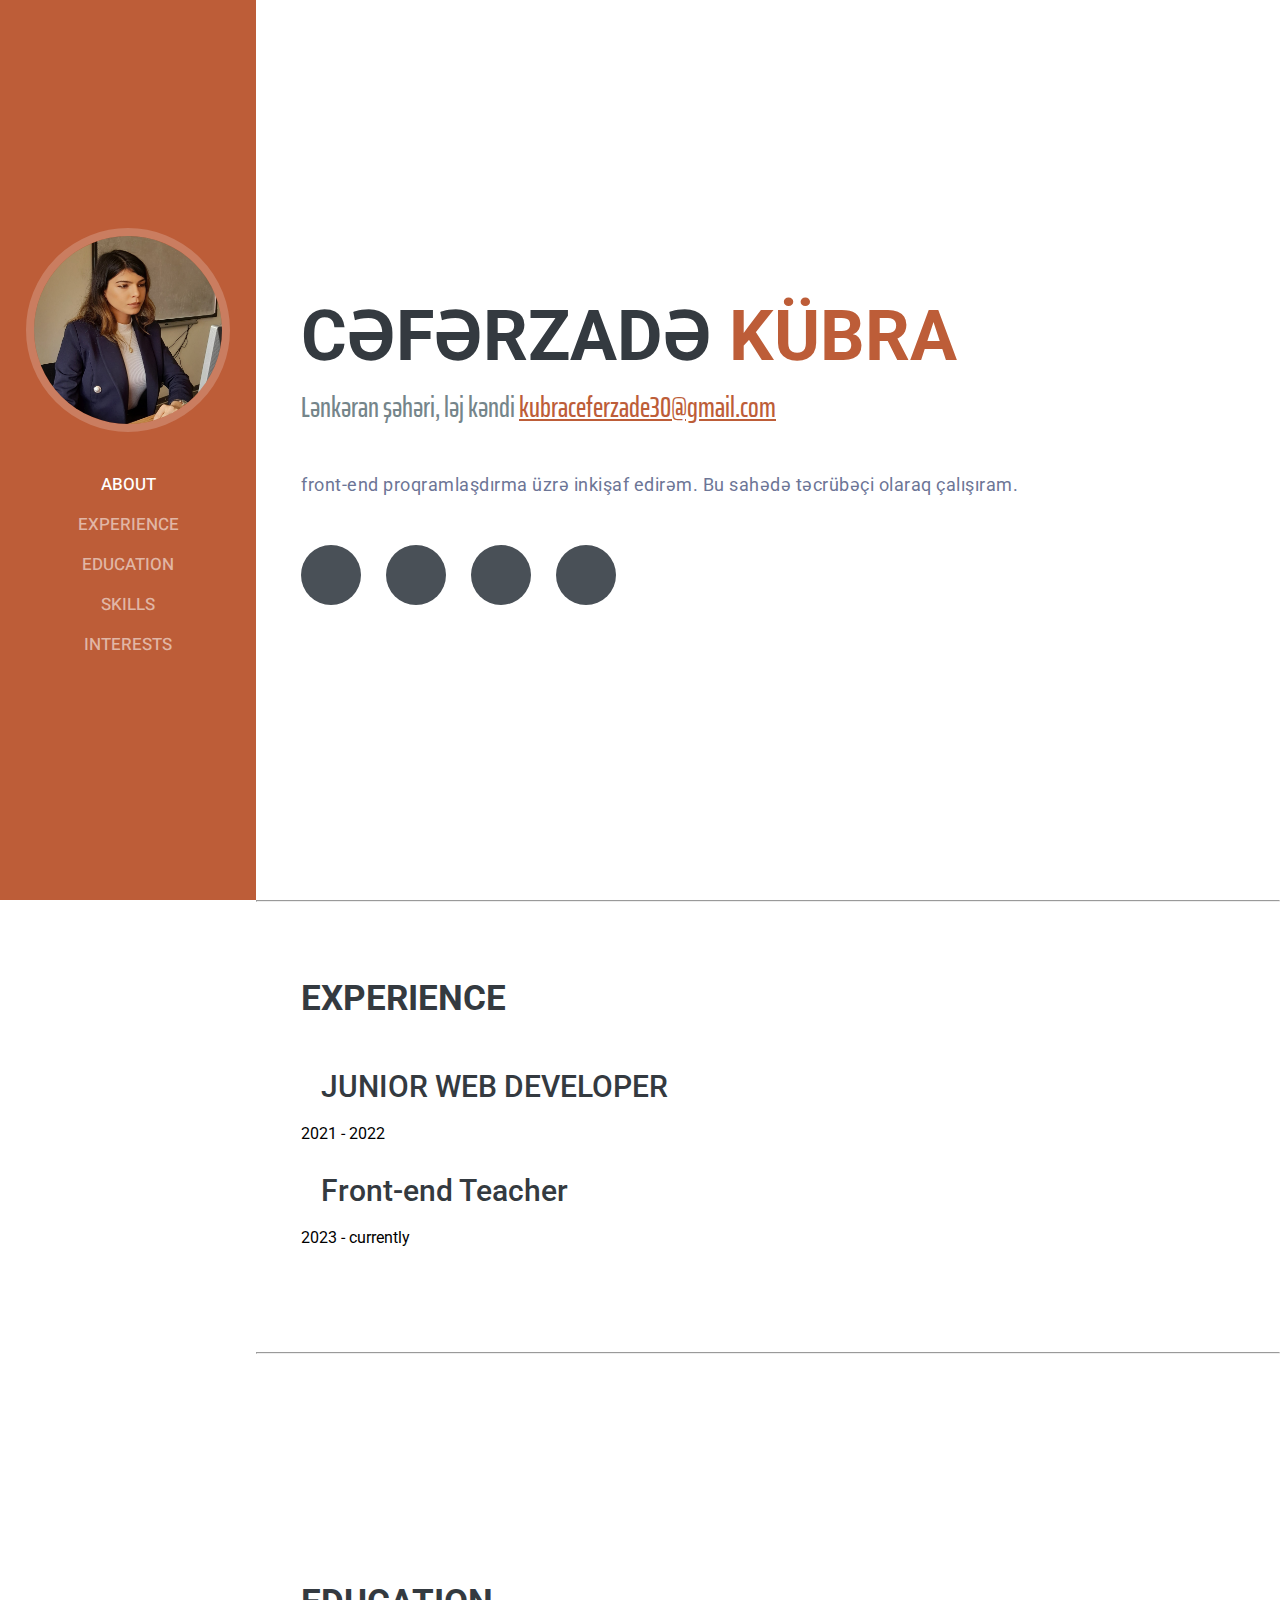
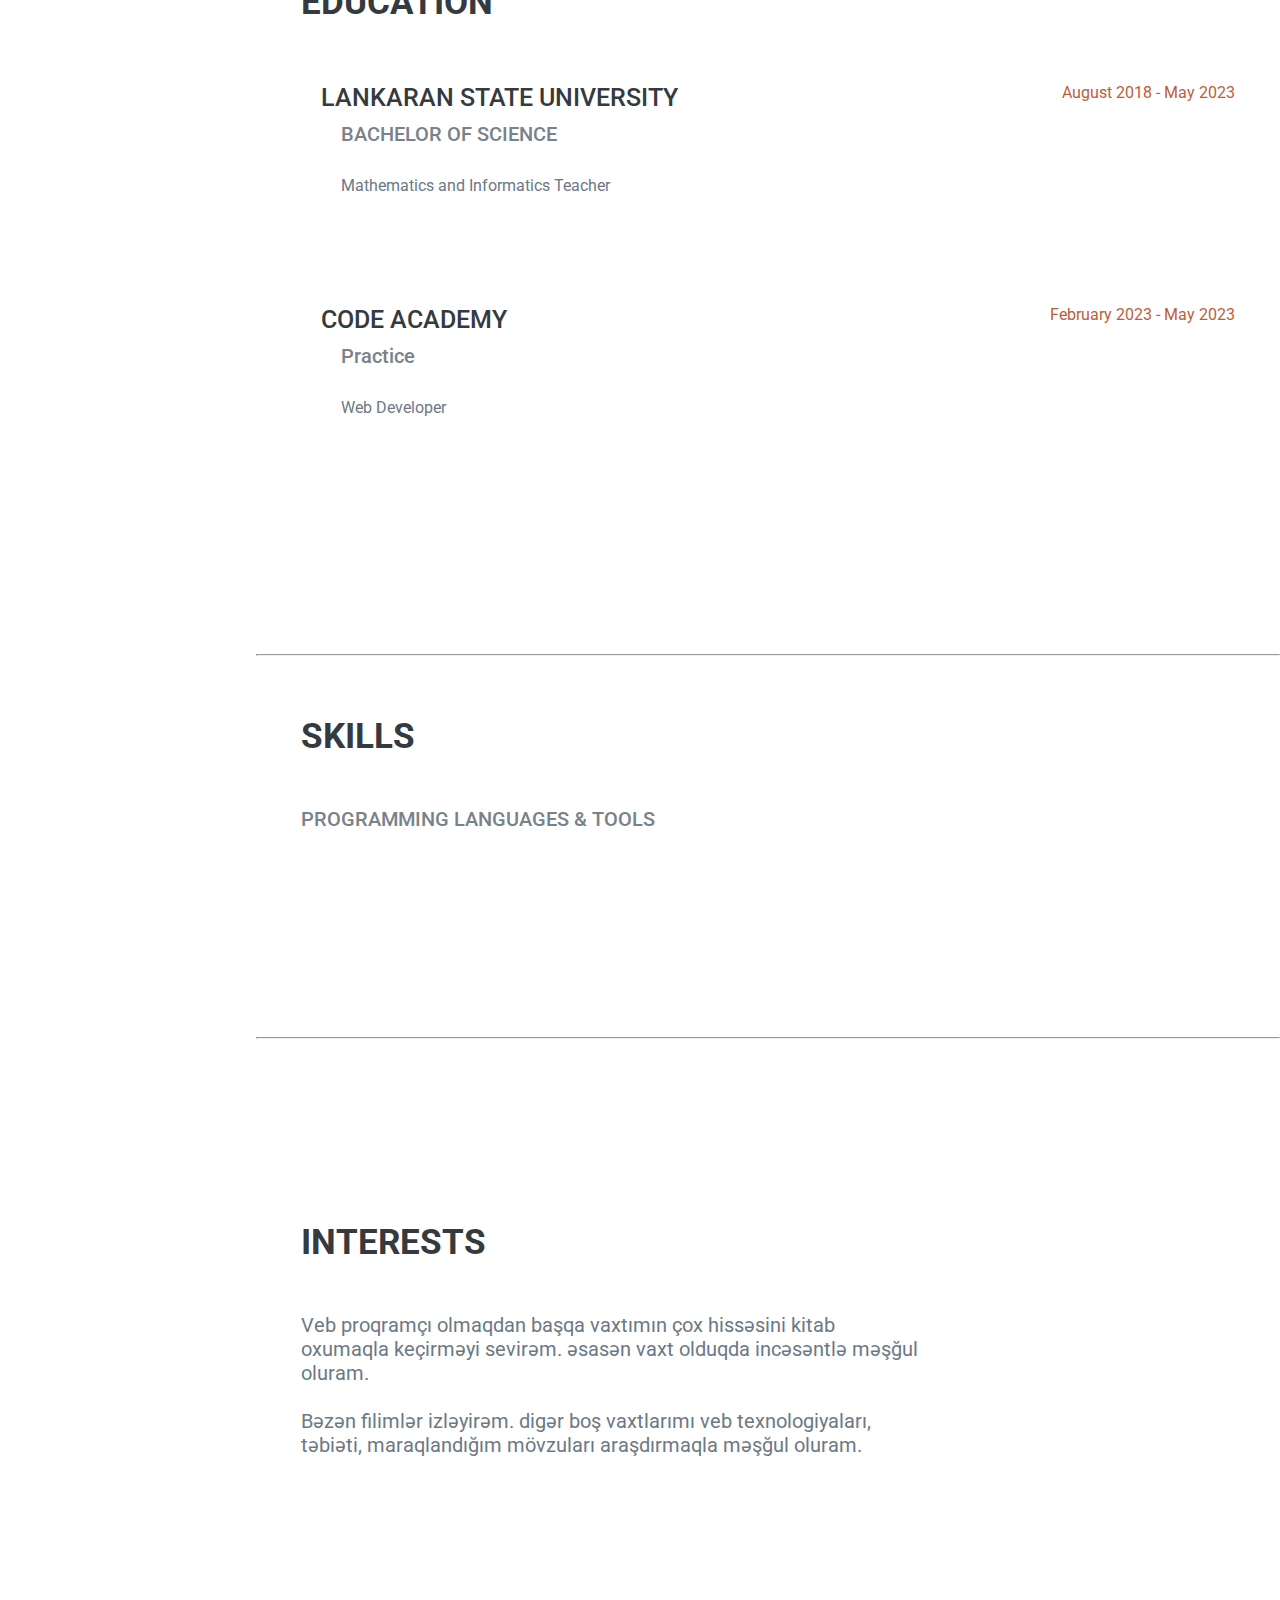
<file: index.html>
<!DOCTYPE html>
<html lang="en">

<head>
  <meta charset="UTF-8" />
  <meta http-equiv="X-UA-Compatible" content="IE=edge" />
  <meta name="viewport" content="width=device-width, initial-scale=1.0" />
  <!-- css -->
  <link rel="stylesheet" href="style.css" />
  <!-- icon -->
  <link rel="stylesheet" href="https://cdnjs.cloudflare.com/ajax/libs/font-awesome/6.3.0/css/all.min.css"
    integrity="sha512-SzlrxWUlpfuzQ+pcUCosxcglQRNAq/DZjVsC0lE40xsADsfeQoEypE+enwcOiGjk/bSuGGKHEyjSoQ1zVisanQ=="
    crossorigin="anonymous" referrerpolicy="no-referrer" />
  <!-- font -->
  <link rel="preconnect" href="https://fonts.googleapis.com" />
  <link rel="preconnect" href="https://fonts.gstatic.com" crossorigin />
  <link
    href="https://fonts.googleapis.com/css2?family=Heebo:wght@600&family=Mulish:wght@500;600;700&family=Roboto:wght@300;400;500&display=swap"
    rel="stylesheet" />
  <link href="https://fonts.googleapis.com/css2?family=Saira+Extra+Condensed:wght@200;300;400&display=swap"
    rel="stylesheet" />
  <title>portfolio</title>
</head>

<body>
  <!-- navbar start -->
  <nav id="navbar">
    <div class="navbar_img">
      <img src="my_photo.jpg" alt="" />
    </div>
    <div class="hamburger">
      <div class="line"></div>
      <div class="line"></div>
      <div class="line"></div>
    </div>
    <ul>
      <li class="items">
        <a class="links activee" href="#section_about">ABOUT</a>
      </li>
      <li class="items">
        <a class="links" href="#section_experience">EXPERIENCE</a>
      </li>
      <li class="items">
        <a class="links" href="#section_education">EDUCATION</a>
      </li>
      <li class="items">
        <a class="links" href="#section_skills">SKILLS</a>
      </li>
      <li class="items">
        <a class="links" href="#section_interests">INTERESTS</a>
      </li>
    </ul>
  </nav>
  <!-- navbar end -->
  <main>
    <!-- section_about start -->
    <section id="section_about">
      <div class="section_about_content">
        <h1>CƏFƏRZADƏ</h1>
        <p class="adress">
          Lənkəran şəhəri, ləj kəndi
          <span><a href="mailto:kubraceferzade30@gmail.com" target="_blank">kubraceferzade30@gmail.com</a></span>
        </p>
        <p class="about">
          front-end proqramlaşdırma üzrə inkişaf edirəm. Bu sahədə təcrübəçi
          olaraq çalışıram.
        </p>
      </div>
      <div class="section_about_icon">
        <div class="icon">
          <a href="https://www.linkedin.com/in/k%C3%BCbrac%C9%99f%C9%99rzad%C9%99/" target="_blank"><i
              class="fa-brands fa-linkedin-in"></i></a>
        </div>

        <div class="icon">
          <a href="https://github.com/kubrajafar" target="_blank"><i class="fa-brands fa-github"></i></a>
        </div>
        <div class="icon">
          <a href="https://www.instagram.com/kubra_ceferzade/" target="_blank"><i
              class="fa-brands fa-instagram"></i></a>
        </div>

        <div class="icon">
          <a href="https://www.facebook.com/CeferzadeKubra/" target="_blank"><i class="fa-brands fa-facebook-f"></i></a>
        </div>
      </div>
    </section>
    <hr />

    <!-- section_about end -->

    <!-- section_experience start -->
    <section id="section_experience">
      <h2>EXPERIENCE</h2>
      <div class="experience">
        <div class="angle_right">
          <i class="fa-solid fa-angle-right"></i>
          <p class="section_experience_skill">JUNIOR WEB DEVELOPER</p>
        </div>

        <p>
          2021 - 2022
        </p>
      </div>
      <div class="experience">
        <div class="angle_right">
          <i class="fa-solid fa-angle-right"></i>
          <p class="section_experience_skill">Front-end Teacher</p>
        </div>
        <p>
          2023 - currently
        </p>

      </div>
    </section>
    <hr />
    <!-- section_experience end -->

    <!-- section_education start -->
    <section id="section_education">
      <h2 class="section_education_header">EDUCATION</h2>
      <div class="section_education_content">
        <div>
          <div class="angle_right">
            <i class="fa-solid fa-angle-right"></i>
            <h2 class="section_education_name">LANKARAN STATE UNIVERSITY</h2>
          </div>
          <h3>BACHELOR OF SCIENCE</h3>
          <p class="section_education_profession">
            Mathematics and Informatics Teacher
          </p>
        </div>
        <div class="history">
          <p>August 2018 - May 2023</p>
        </div>
      </div>
      <div class="section_education_content">
        <div>
          <div class="angle_right">
            <i class="fa-solid fa-angle-right"></i>
            <h2 class="section_education_name">CODE ACADEMY</h2>
          </div>
          <h3>Practice</h3>
          <p class="section_education_profession">Web Developer</p>
        </div>
        <div class="history">
          <p>February 2023 - May 2023</p>
        </div>
      </div>
    </section>
    <hr />
    <!-- section_education end -->

    <!-- section_sxills start -->
    <section id="section_skills">
      <h2 class="section_skills_header">SKILLS</h2>
      <h3>PROGRAMMING LANGUAGES & TOOLS</h3>
      <div class="section_skills_icons">
        <div class="skills">
          <div><i class="fa-brands fa-html5"></i></div>
          <!-- <div class="tip">100%</div>
            <div class="skills_percent">
              <div class="fill fill_html"></div>
            </div> -->
        </div>

        <div class="skills">
          <div><i class="fa-brands fa-css3-alt"></i></div>
          <!-- <div class="tip">80%</div>
            <div class="skills_percent">
              <div class="fill fill_css"></div>
            </div> -->
        </div>
        <div class="skills">
          <div><i class="fa-brands fa-sass"></i></div>
        </div>

        <div class="skills">
          <div><i class="fa-brands fa-square-js"></i></div>
          <!-- <div class="tip">60%</div>
            <div class="skills_percent">
              <div class="fill fill_js"></div>
            </div> -->
        </div>


        <div class="skills">
          <div><i class="fa-brands fa-react"></i></div>
          <!-- <div class="tip">50%</div>
              <div class="skills_percent">
                <div class="fill fill_react"></div>
              </div> -->
        </div>

        <div class="skills">
          <div><i class="fa-brands fa-python"></i></div>
          <!-- <div class="tip">70%</div>
              <div class="skills_percent">
                <div class="fill fill_py"></div>
              </div> -->
        </div>


        <div class="skills">
          <div><i class="fa-brands fa-node"></i></div>
        </div>
        <div class="skills">
          <div><i class="fa-brands fa-square-git"></i></div>
        </div>
        <div class="skills">
          <div><i class="fa-brands fa-github"></i></div>
        </div>


      </div>
    </section>
    <hr />
    <!-- section_sxills end -->

    <!-- section_interests start -->
    <section id="section_interests">
      <h2 class="section_interests_header">INTERESTS</h2>
      <p class="section_interests_content">
        Veb proqramçı olmaqdan başqa vaxtımın çox hissəsini kitab oxumaqla
        keçirməyi sevirəm. əsasən vaxt olduqda incəsəntlə məşğul oluram.
        <br /><br />
        Bəzən filimlər izləyirəm. digər boş vaxtlarımı veb texnologiyaları,
        təbiəti, maraqlandığım mövzuları araşdırmaqla məşğul oluram.
      </p>

    </section>
    <!-- section_interests end -->
  </main>
  <script>
    hamburger = document.querySelector(".hamburger");

    hamburger.onclick = function () {
      navBar = document.querySelector("#navbar");
      navBar.classList.toggle("active");
    };

    const links = document.querySelectorAll(".links");
    const section = document.querySelectorAll("section");
    window.onscroll = function () {
      var current = "home";
      section.forEach((section) => {
        const sectionTop = section.offsetTop;
        if (pageYOffset >= sectionTop - 100) {
          current = section.getAttribute("id");
        }
      });

      links.forEach((item) => {
        item.classList.remove("activee");
        if (item.href.includes(current)) {
          item.classList.add("activee");
        } else {
          item.classList.remove("activee");
        }
      });
    };
  </script>
</body>

</html>
</file>
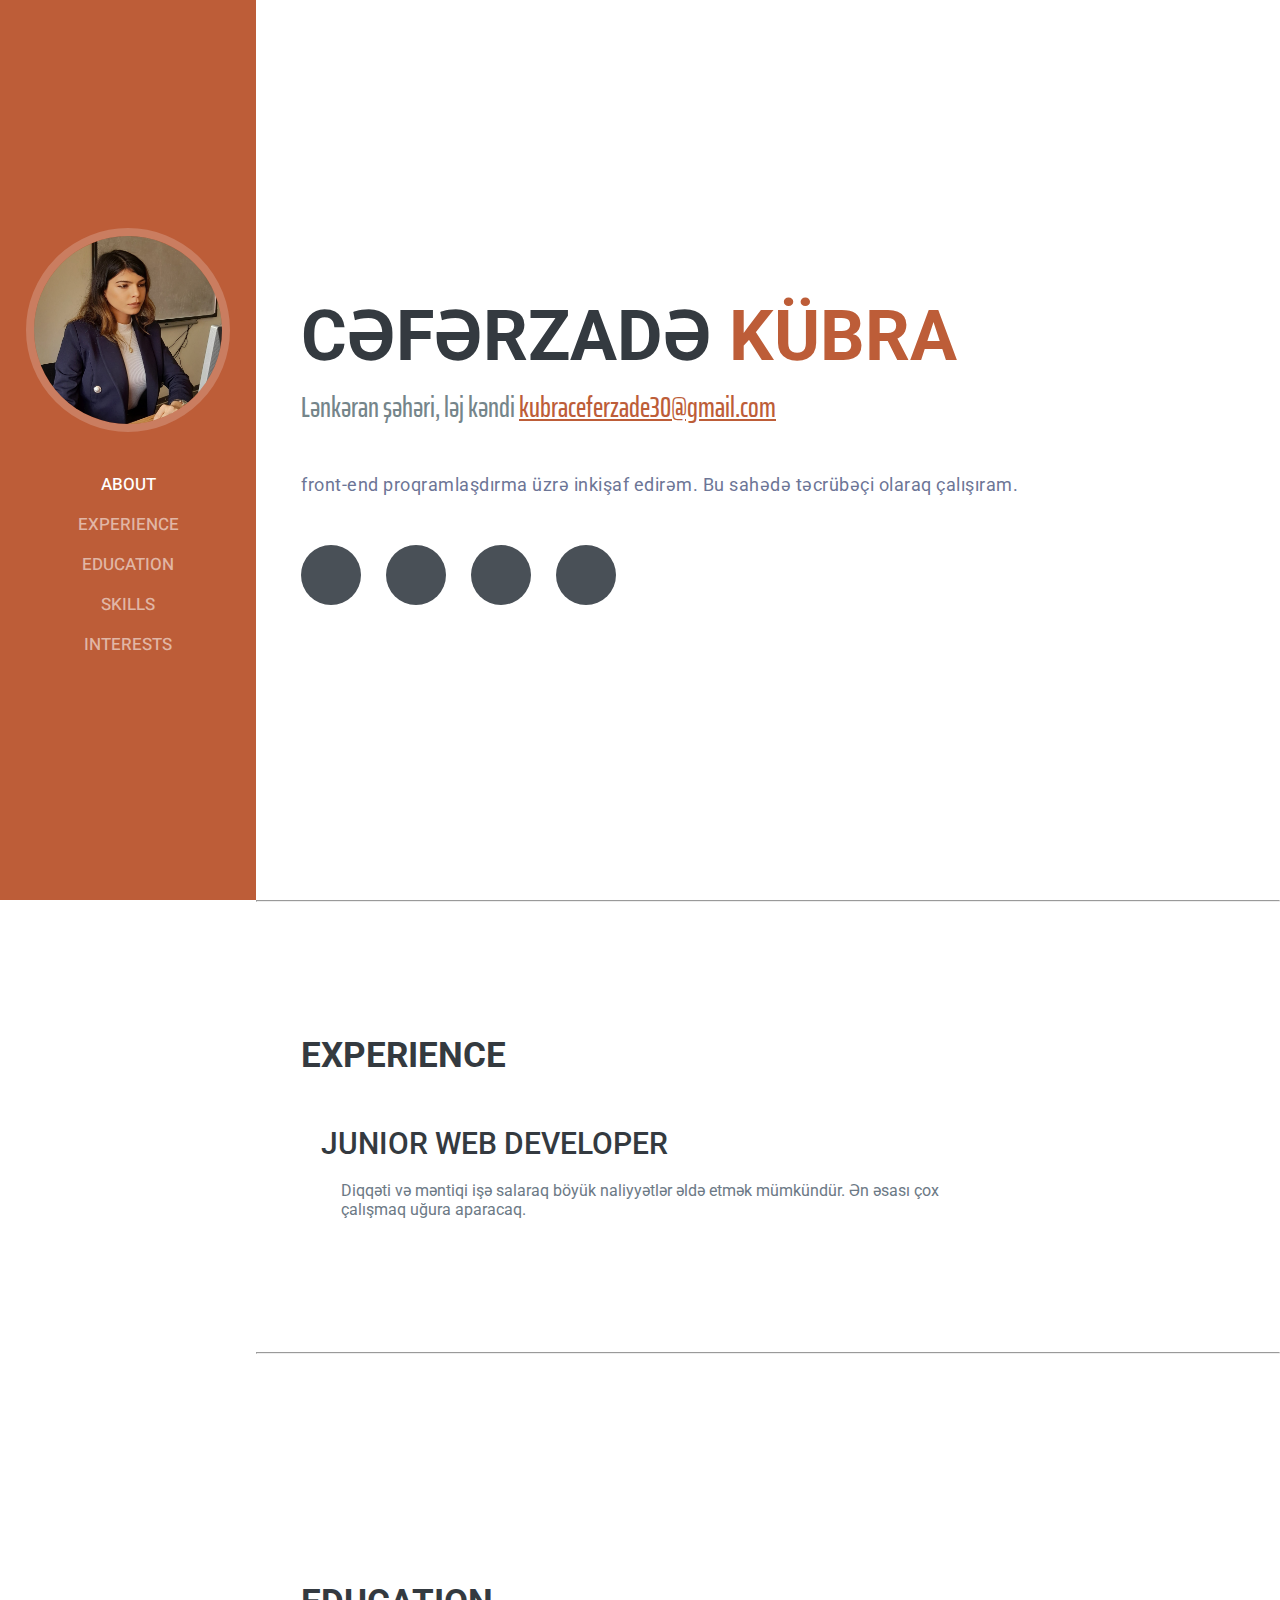
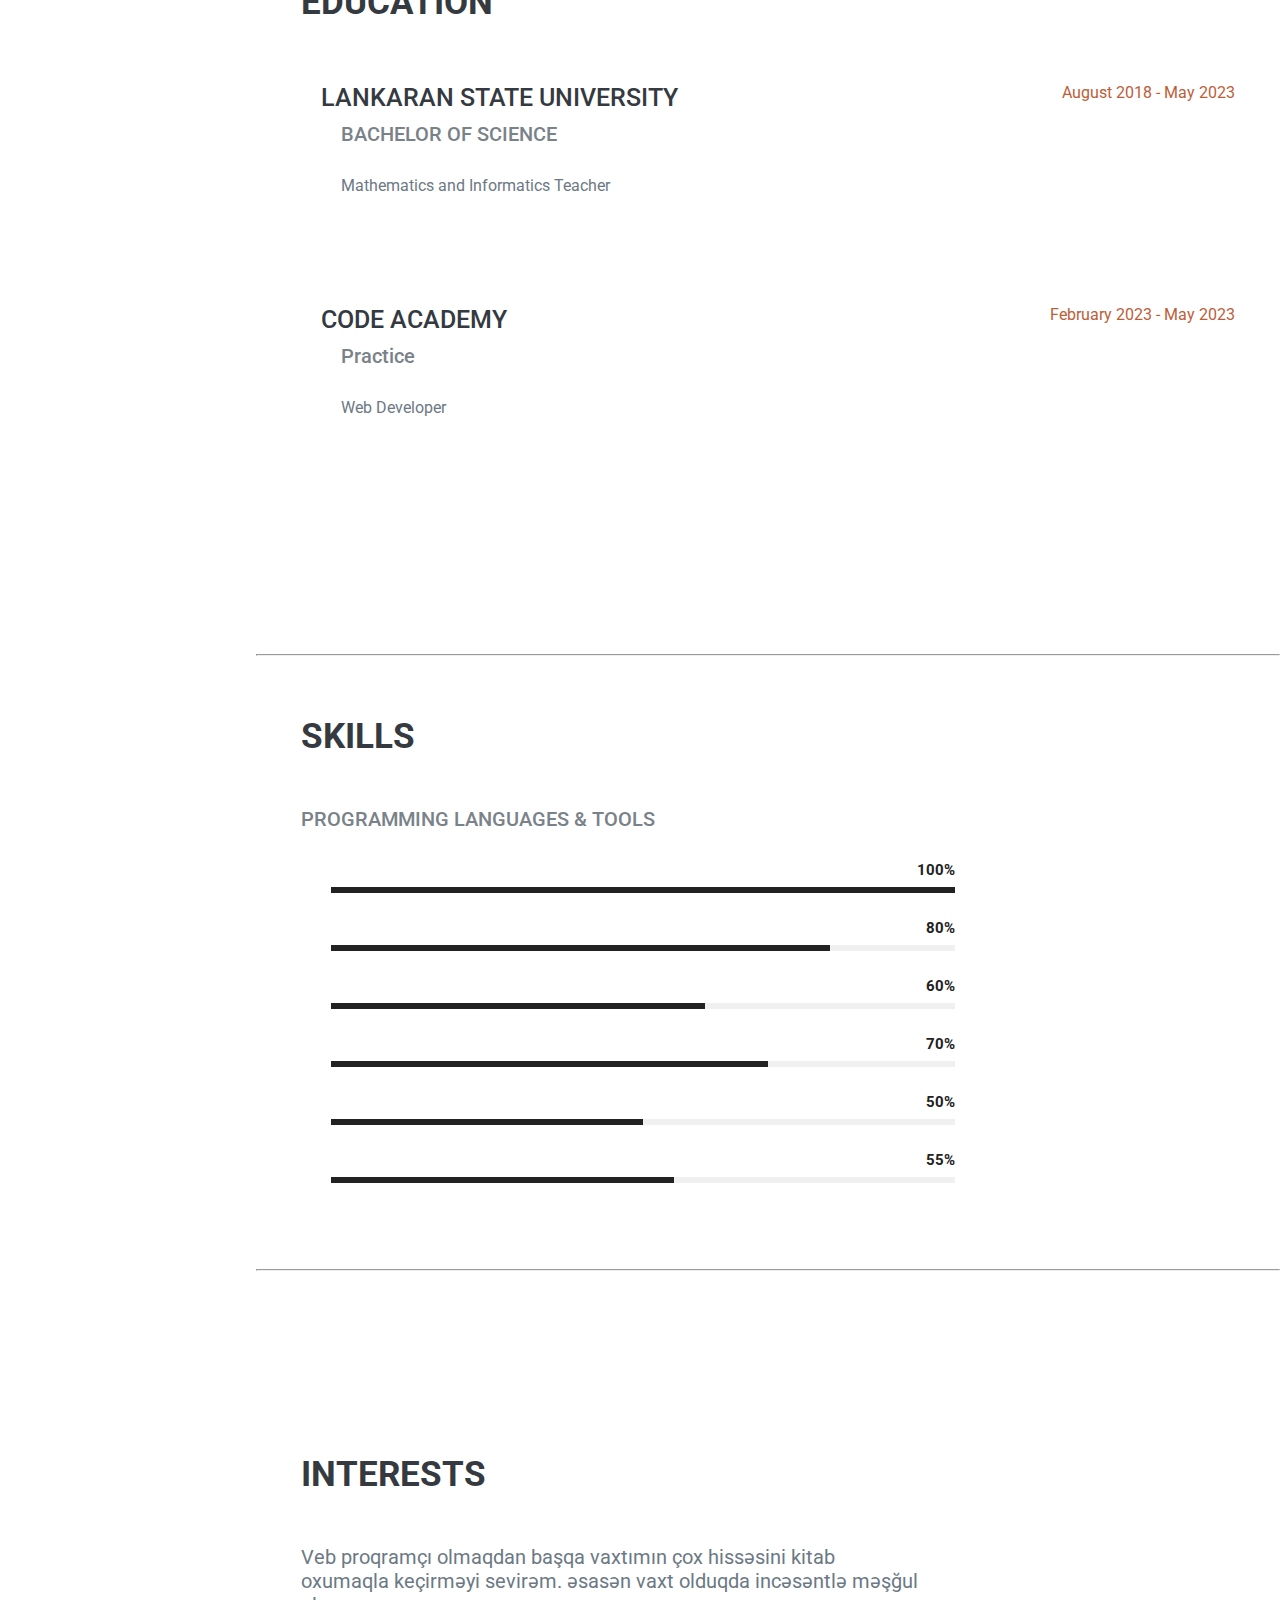
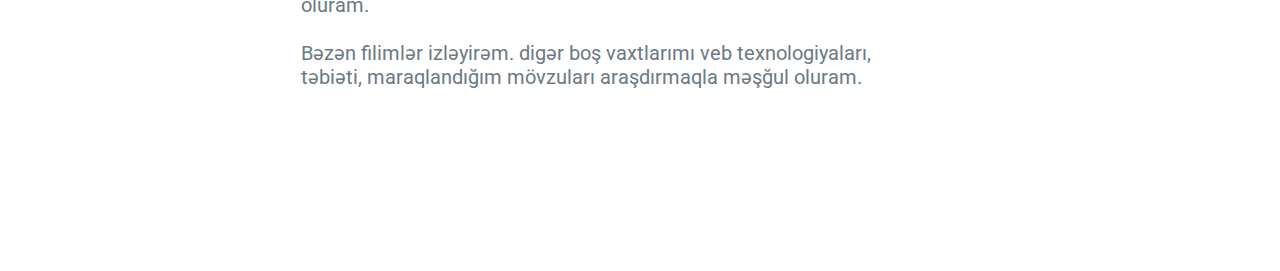
<file: portfolio_site.html>
<!DOCTYPE html>
<html lang="en">
  <head>
    <meta charset="UTF-8" />
    <meta http-equiv="X-UA-Compatible" content="IE=edge" />
    <meta name="viewport" content="width=device-width, initial-scale=1.0" />
    <!-- css -->
    <link rel="stylesheet" href="portfolio.css" />
    <!-- icon -->
    <link
      rel="stylesheet"
      href="https://cdnjs.cloudflare.com/ajax/libs/font-awesome/6.3.0/css/all.min.css"
      integrity="sha512-SzlrxWUlpfuzQ+pcUCosxcglQRNAq/DZjVsC0lE40xsADsfeQoEypE+enwcOiGjk/bSuGGKHEyjSoQ1zVisanQ=="
      crossorigin="anonymous"
      referrerpolicy="no-referrer"
    />
    <!-- font -->
    <link rel="preconnect" href="https://fonts.googleapis.com" />
    <link rel="preconnect" href="https://fonts.gstatic.com" crossorigin />
    <link
      href="https://fonts.googleapis.com/css2?family=Heebo:wght@600&family=Mulish:wght@500;600;700&family=Roboto:wght@300;400;500&display=swap"
      rel="stylesheet"
    />
    <link
      href="https://fonts.googleapis.com/css2?family=Saira+Extra+Condensed:wght@200;300;400&display=swap"
      rel="stylesheet"
    />
    <title>portfolio</title>
  </head>

  <body>
    <!-- navbar start -->
    <nav id="navbar">
      <div class="navbar_img">
        <img src="my_photo.jpg" alt="" />
      </div>
      <div class="hamburger">
        <div class="line"></div>
        <div class="line"></div>
        <div class="line"></div>
      </div>
      <ul>
        <li class="items">
          <a class="links activee" href="#section_about">ABOUT</a>
        </li>
        <li class="items">
          <a class="links" href="#section_experience">EXPERIENCE</a>
        </li>
        <li class="items">
          <a class="links" href="#section_education">EDUCATION</a>
        </li>
        <li class="items">
          <a class="links" href="#section_skills">SKILLS</a>
        </li>
        <li class="items">
          <a class="links" href="#section_interests">INTERESTS</a>
        </li>
      </ul>
    </nav>
    <!-- navbar end -->
    <main>
      <!-- section_about start -->
      <section id="section_about">
        <div class="section_about_content">
          <h1>CƏFƏRZADƏ</h1>
          <p class="adress">
            Lənkəran şəhəri, ləj kəndi
            <span
              ><a href="mailto:kubraceferzade30@gmail.com" target="_blank"
                >kubraceferzade30@gmail.com</a
              ></span
            >
          </p>
          <p class="about">
            front-end proqramlaşdırma üzrə inkişaf edirəm. Bu sahədə təcrübəçi
            olaraq çalışıram.
          </p>
        </div>
        <div class="section_about_icon">
          <div class="icon">
            <a
              href="https://www.linkedin.com/in/k%C3%BCbrac%C9%99f%C9%99rzad%C9%99/"
              target="_blank"
              ><i class="fa-brands fa-linkedin-in"></i
            ></a>
          </div>

          <div class="icon">
            <a href="https://github.com/kubrajafar" target="_blank"
              ><i class="fa-brands fa-github"></i
            ></a>
          </div>
          <div class="icon">
            <a href="https://www.instagram.com/kubra_ceferzade/" target="_blank"
              ><i class="fa-brands fa-instagram"></i
            ></a>
          </div>

          <div class="icon">
            <a href="https://www.facebook.com/CeferzadeKubra/" target="_blank"
              ><i class="fa-brands fa-facebook-f"></i
            ></a>
          </div>
        </div>
      </section>
      <hr />

      <!-- section_about end -->

      <!-- section_experience start -->
      <section id="section_experience">
        <h2>EXPERIENCE</h2>
        <div class="angle_right">
          <i class="fa-solid fa-angle-right"></i>
          <p class="section_experience_skill">JUNIOR WEB DEVELOPER</p>
        </div>

        <p>
          Diqqəti və məntiqi işə salaraq böyük naliyyətlər əldə etmək mümkündür.
          Ən əsası çox çalışmaq uğura aparacaq.
        </p>
      </section>
      <hr />
      <!-- section_experience end -->

      <!-- section_education start -->
      <section id="section_education">
        <h2 class="section_education_header">EDUCATION</h2>
        <div class="section_education_content">
          <div>
            <div class="angle_right">
              <i class="fa-solid fa-angle-right"></i>
              <h2 class="section_education_name">LANKARAN STATE UNIVERSITY</h2>
            </div>
            <h3>BACHELOR OF SCIENCE</h3>
            <p class="section_education_profession">
              Mathematics and Informatics Teacher
            </p>
          </div>
          <div class="history">
            <p>August 2018 - May 2023</p>
          </div>
        </div>
        <div class="section_education_content">
          <div>
            <div class="angle_right">
              <i class="fa-solid fa-angle-right"></i>
              <h2 class="section_education_name">CODE ACADEMY</h2>
            </div>
            <h3>Practice</h3>
            <p class="section_education_profession">Web Developer</p>
          </div>
          <div class="history">
            <p>February 2023 - May 2023</p>
          </div>
        </div>
      </section>
      <hr />
      <!-- section_education end -->

      <!-- section_sxills start -->
      <section id="section_skills">
        <h2 class="section_skills_header">SKILLS</h2>
        <h3>PROGRAMMING LANGUAGES & TOOLS</h3>
        <div class="section_skills_icons">
          <div class="skills">
            <div><i class="fa-brands fa-html5"></i></div>
            <div class="tip">100%</div>
            <div class="skills_percent">
              <div class="fill fill_html"></div>
            </div>
          </div>

          <div class="skills">
            <div><i class="fa-brands fa-css3-alt"></i></div>
            <div class="tip">80%</div>
            <div class="skills_percent">
              <div class="fill fill_css"></div>
            </div>
          </div>

          <div class="skills">
            <div><i class="fa-brands fa-square-js"></i></div>
            <div class="tip">60%</div>
            <div class="skills_percent">
              <div class="fill fill_js"></div>
            </div>
          </div>

          <div class="skills">
            <div><i class="fa-brands fa-python"></i></div>
            <div class="tip">70%</div>
            <div class="skills_percent">
              <div class="fill fill_py"></div>
            </div>
          </div>

          <div class="skills">
            <div><i class="fa-brands fa-react"></i></div>
            <div class="tip">50%</div>
            <div class="skills_percent">
              <div class="fill fill_react"></div>
            </div>
          </div>

          <div class="skills">
            <div><i class="fa-brands fa-wordpress"></i></div>
            <div class="tip">55%</div>
            <div class="skills_percent">
              <div class="fill fill_wp"></div>
            </div>
          </div>
        </div>
      </section>
      <hr />
      <!-- section_sxills end -->

      <!-- section_interests start -->
      <section id="section_interests">
        <h2 class="section_interests_header">INTERESTS</h2>
        <p class="section_interests_content">
          Veb proqramçı olmaqdan başqa vaxtımın çox hissəsini kitab oxumaqla
          keçirməyi sevirəm. əsasən vaxt olduqda incəsəntlə məşğul oluram.
          <br /><br />
          Bəzən filimlər izləyirəm. digər boş vaxtlarımı veb texnologiyaları,
          təbiəti, maraqlandığım mövzuları araşdırmaqla məşğul oluram.
        </p>

      </section>
      <!-- section_interests end -->
    </main>
    <script>
      hamburger = document.querySelector(".hamburger");

      hamburger.onclick = function () {
        navBar = document.querySelector("#navbar");
        navBar.classList.toggle("active");
      };

      const links = document.querySelectorAll(".links");
      const section = document.querySelectorAll("section");
      window.onscroll = function () {
        var current = "home";
        section.forEach((section) => {
          const sectionTop = section.offsetTop;
          if (pageYOffset >= sectionTop - 100) {
            current = section.getAttribute("id");
          }
        });

        links.forEach((item) => {
          item.classList.remove("activee");
          if (item.href.includes(current)) {
            item.classList.add("activee");
          } else {
            item.classList.remove("activee");
          }
        });
      };
    </script>
  </body>
</html>
</file>
<file: style.css>
* {
  margin: 0;
  padding: 0;
  box-sizing: border-box;
  scroll-behavior: smooth;
}
body {
  display: flex;
  justify-content: flex-end;
  font-family: "Roboto";
}
/* navar css start */
#navbar {
  width: 20%;
  height: 100vh;
  background-color: rgb(189, 93, 56);
  position: fixed;
  display: flex;
  top: 0;
  left: 0;
  flex-direction: column;
  gap: 40px;
  align-items: center;
  justify-content: center;
  transition: 0.5s ease-in-out;
}
.hamburger {
  display: none;
}
#navbar .navbar_img img {
  display: flex;
  width: 80%;
  aspect-ratio: 1/1;
  margin: 0 auto;
  border: 8px solid rgb(202, 125, 96);
  border-radius: 50%;
}
#navbar ul li {
  display: flex;
  flex-direction: column;
  flex-wrap: wrap;
  justify-content: center;
  align-items: center;
}
#navbar ul li :hover {
  color: rgb(238, 230, 230);
  transition: 0.5s;
}
#navbar ul li a {
  color: rgb(225, 182, 165);
  font-size: 17px;
  text-decoration: none;
  font-family: "Heebo", sans-serif;
  font-weight: 500;
  padding-bottom: 15px;
}

/* navbar css end */

/*main css start */
main {
  width: 80%;
  box-sizing: inherit;
  display: flex;
  flex-direction: column;
}
/* main css end */

/* section_about css start */
#section_about {
  min-height: 100vh;
  display: flex;
  gap: 50px;
  flex-direction: column;
  align-items: flex-start;
  justify-content: center;
  padding: 0 45px;
}
.section_about_content {
  width: 100%;
}
.section_about_content h1 {
  color: rgb(52, 58, 64);
  font-size: 70px;
  padding-bottom: 8px;
  font-weight: 700;
}
.section_about_content h1::after {
  content: "  KÜBRA";
  color: rgb(189, 93, 56);
}
.section_about_content .adress {
  font-size: 28px;
  color: rgb(46%, 52%, 54%);
  font-family: "Saira Extra Condensed", sans-serif;
  font-weight: 500;
  padding-bottom: 45px;
}
.section_about_content span a {
  color: rgb(189, 93, 56);
}
.section_about_content p.about {
  color: rgb(108, 117, 150);
  font-size: 18px;
  font-weight: 400;
  letter-spacing: 0.5px;
}
.section_about_icon {
  display: flex;
  gap: 25px;
}
.section_about_icon .icon {
  width: 60px;
  height: 60px;
  background-color: rgb(73, 80, 87);
  display: inline-block;
  border-radius: 50%;
  margin: auto;
  font-size: 30px;
  display: flex;
  justify-content: center;
  align-items: center;
}
.section_about_icon .icon a {
  color: white;
}
.section_about_icon .icon:hover {
  background-color: rgb(189, 93, 56);
}
/* section_about css end */

/* section_experience css start */
#section_experience {
  height: 450px;
  display: flex;
  flex-direction: column;
  justify-content: center;
  padding: 60px 45px;
}
#section_experience h2 {
  font-size: 35px;
  padding-bottom: 50px;
  color: rgb(52, 58, 64);
}
.experience {
  margin-bottom: 30px;
}
#section_experience .section_experience_skill {
  color: rgb(52, 58, 64);
  font-size: 30px;
  font-weight: 500;
  padding-bottom: 20px;
}
#section_experience > p {
  width: 70%;
  color: rgb(108, 121, 133);
  padding-left: 40px;
}
.angle_right {
  display: flex;
  flex-direction: row;
}
.angle_right i {
  font-size: 30px;
  margin-right: 20px;
}
/* section_experience css end */

/* section_education css start */
#section_education {
  height: 100vh;
  display: flex;
  flex-direction: column;
  padding: 60px 45px;
  justify-content: center;
}
.section_education_content {
  display: flex;
  flex-direction: row;
  padding-bottom: 30px;
  margin-top: 60px;
}
.section_education_content p {
  color: rgb(108, 121, 133);
  padding-left: 40px;
}
.section_education_header {
  font-size: 35px;
  color: rgb(52, 58, 64);
  margin-top: 40px;
}
.section_education_name {
  font-size: 25px;
  color: rgb(52, 58, 64);
  padding-bottom: 10px;
  font-weight: 500;
}
#section_education h3 {
  color: rgb(122, 130, 137);
  font-size: 20px;
  font-weight: 500;
  padding-bottom: 30px;
  padding-left: 40px;
}
.section_education_profession {
  padding-bottom: 20px;
  color: rgb(108, 121, 133);
}
.history {
  margin-left: auto;

  color: rgb(189, 93, 56);
}
.history p {
  color: rgb(189, 93, 56);
}
/* section_education css end */

/* section_skills css start */
#section_skills {
  z-index: -1;
  padding: 60px 45px;
}
.section_skills_header {
  font-size: 35px;
  padding-bottom: 50px;
  color: rgb(52, 58, 64);
}
#section_skills h3 {
  color: rgb(122, 130, 137);
  font-size: 20px;
  font-weight: 500;
  padding-bottom: 30px;
}
.section_skills_icons {
  max-width: 600px;
  font-size: 50px;
  flex-wrap: wrap;
  display: flex;
  color: rgb(108, 117, 125);
}
.section_skills_icons i {
  padding-right: 10px;
}
.skills {
  width: 100px;
  display: flex;
  gap: 20px;
  align-items: center;
  position: relative;
}
.skills_percent {
  width: 100%;
  height: 6px;
  background-color: rgba(0, 0, 0, 0.06);
}
.skills .tip {
  color: #222;
  font-size: 15px;
  font-weight: bold;
  position: absolute;
  right: 0;
  top: 0;
}
.skills_percent .fill {
  height: 100%;
  background-color: #222;
  padding-left: 30px;
}
.fill_html {
  width: 100%;
}
.fill_css {
  width: 80%;
}
.fill_js {
  width: 60%;
}
.fill_py {
  width: 70%;
}
.fill_react {
  width: 50%;
}
.fill_wp {
  width: 55%;
}
/* section_skills css end */

/* section_interests css start */
#section_interests {
  width: 70%;
  height: 600px;
  padding: 60px 45px;
  display: flex;
  flex-direction: column;
  justify-content: center;
}
.section_interests_header {
  font-size: 35px;
  padding-bottom: 50px;
  color: rgb(52, 58, 64);
}
.section_interests_content {
  color: rgb(108, 121, 133);
  font-size: 20px;
}
/* section_interests css end*/
.activee {
  color: rgb(255, 255, 255) !important;
}
@media only screen and (max-width: 1000px) {
  .navbar_img {
    display: none;
  }
  .hamburger {
    display: block;
    cursor: pointer;
    width: 53px;
    height: 36px;
    margin-right: 50px;
    border-radius: 5px;
    border: 0.5px solid #c5c5c5;
    position: absolute;
    right: 0;
    top: 10px;
  }
  .hamburger:hover {
    outline: 5px solid rgb(225, 182, 165);
  }
  .hamburger .line {
    width: 25px;
    height: 2px;
    background-color: rgb(179, 168, 168);
    margin: auto;
    margin-top: 7px;
  }
  #navbar {
    width: 100%;
    height: 60px;
    background-color: rgb(189, 93, 56);
    position: fixed;
    display: flex;
    align-items: flex-start;
    justify-content: flex-start;
  }
  #navbar::after {
    content: "Cəfərzadə Kübra";
    color: white;
    font-family: "Roboto";
    font-weight: 400;
    font-size: 23px;
    position: absolute;
    top: 15px;
    left: 20px;
  }
  #navbar ul {
    display: flex;
    flex-direction: column;
    align-items: flex-start;
    margin: 30px;
    margin-top: 60px;
    opacity: 0;
  }
  #navbar.active {
    height: 260px;
  }
  #navbar.active ul {
    transition: 2s;
    opacity: 1;
  }
  main {
    width: 100%;
  }
  .section_about_content h1 {
    font-size: 40px;
    transition: 2s ease-in-out;
  }
  .section_education_content {
    flex-direction: column;
  }
  .history {
    margin: 0;
    margin-bottom: 30px;
  }
}
@media only screen and (max-width: 500px) {
  .section_about_icon .icon {
    width: 40px;
    height: 40px;
    font-size: 20px;
  }
  .skills {
    flex-direction: column;
  }
}
@media only screen and (max-width: 600px) {
  section {
    box-sizing: content-box;
  }
  .section_skills_icons .skills {
    width: 100%;
  }
  section > h2 {
    font-size: 30px !important;
  }
  section > p {
    box-sizing: content-box;
  }
  #section_interests {
    height: 450px;
  }
  .skills {
    flex-direction: column;
    align-items: flex-start;
    gap: 0;
    margin-bottom: 30px;
    z-index: -1;
  }
  .tip {
    top: 30px !important;
  }
}
</file>
<file: portfolio.css>
* {
  margin: 0;
  padding: 0;
  box-sizing: border-box;
  scroll-behavior: smooth;
}
body {
  display: flex;
  justify-content: flex-end;
  font-family: "Roboto";
}
/* navar css start */
#navbar {
  width: 20%;
  height: 100vh;
  background-color: rgb(189, 93, 56);
  position: fixed;
  display: flex;
  top: 0;
  left: 0;
  flex-direction: column;
  gap: 40px;
  align-items: center;
  justify-content: center;
  transition: 0.5s ease-in-out;
}
.hamburger {
  display: none;
}
#navbar .navbar_img img {
  display: flex;
  width: 80%;
  aspect-ratio: 1/1;
  margin: 0 auto;
  border: 8px solid rgb(202, 125, 96);
  border-radius: 50%;
}
#navbar ul li {
  display: flex;
  flex-direction: column;
  flex-wrap: wrap;
  justify-content: center;
  align-items: center;
}
#navbar ul li :hover {
  color: rgb(238, 230, 230);
  transition: 0.5s;
}
#navbar ul li a {
  color: rgb(225, 182, 165);
  font-size: 17px;
  text-decoration: none;
  font-family: "Heebo", sans-serif;
  font-weight: 500;
  padding-bottom: 15px;
}

/* navbar css end */

/*main css start */
main {
  width: 80%;
  box-sizing: inherit;
  display: flex;
  flex-direction: column;
}
/* main css end */

/* section_about css start */
#section_about {
  min-height: 100vh;
  display: flex;
  gap: 50px;
  flex-direction: column;
  align-items: flex-start;
  justify-content: center;
  padding: 0 45px;
}
.section_about_content {
  width: 100%;
}
.section_about_content h1 {
  color: rgb(52, 58, 64);
  font-size: 70px;
  padding-bottom: 8px;
  font-weight: 700;
}
.section_about_content h1::after {
  content: "  KÜBRA";
  color: rgb(189, 93, 56);
}
.section_about_content .adress {
  font-size: 28px;
  color: rgb(46%, 52%, 54%);
  font-family: "Saira Extra Condensed", sans-serif;
  font-weight: 500;
  padding-bottom: 45px;
}
.section_about_content span a {
  color: rgb(189, 93, 56);
}
.section_about_content p.about {
  color: rgb(108, 117, 150);
  font-size: 18px;
  font-weight: 400;
  letter-spacing: 0.5px;
}
.section_about_icon {
  display: flex;
  gap: 25px;
}
.section_about_icon .icon {
  width: 60px;
  height: 60px;
  background-color: rgb(73, 80, 87);
  display: inline-block;
  border-radius: 50%;
  margin: auto;
  font-size: 30px;
  display: flex;
  justify-content: center;
  align-items: center;
}
.section_about_icon .icon a {
  color: white;
}
.section_about_icon .icon:hover {
  background-color: rgb(189, 93, 56);
}
/* section_about css end */

/* section_experience css start */
#section_experience {
  height: 450px;
  display: flex;
  flex-direction: column;
  justify-content: center;
  padding: 60px 45px;
}
#section_experience h2 {
  font-size: 35px;
  padding-bottom: 50px;
  color: rgb(52, 58, 64);
}
#section_experience .section_experience_skill {
  color: rgb(52, 58, 64);
  font-size: 30px;
  font-weight: 500;
  padding-bottom: 20px;
}
#section_experience > p {
  width: 70%;
  color: rgb(108, 121, 133);
  padding-left: 40px;
}
.angle_right {
  display: flex;
  flex-direction: row;
}
.angle_right i {
  font-size: 30px;
  margin-right: 20px;
}
/* section_experience css end */

/* section_education css start */
#section_education {
  height: 100vh;
  display: flex;
  flex-direction: column;
  padding: 60px 45px;
  justify-content: center;
}
.section_education_content {
  display: flex;
  flex-direction: row;
  padding-bottom: 30px;
  margin-top: 60px;
}
.section_education_content p {
  color: rgb(108, 121, 133);
  padding-left: 40px;
}
.section_education_header {
  font-size: 35px;
  color: rgb(52, 58, 64);
  margin-top: 40px;
}
.section_education_name {
  font-size: 25px;
  color: rgb(52, 58, 64);
  padding-bottom: 10px;
  font-weight: 500;
}
#section_education h3 {
  color: rgb(122, 130, 137);
  font-size: 20px;
  font-weight: 500;
  padding-bottom: 30px;
  padding-left: 40px;
}
.section_education_profession {
  padding-bottom: 20px;
  color: rgb(108, 121, 133);
}
.history {
  margin-left: auto;

  color: rgb(189, 93, 56);
}
.history p {
  color: rgb(189, 93, 56);
}
/* section_education css end */

/* section_skills css start */
#section_skills {
  z-index: -1;
  padding: 60px 45px;
}
.section_skills_header {
  font-size: 35px;
  padding-bottom: 50px;
  color: rgb(52, 58, 64);
}
#section_skills h3 {
  color: rgb(122, 130, 137);
  font-size: 20px;
  font-weight: 500;
  padding-bottom: 30px;
}
.section_skills_icons {
  font-size: 50px;
  color: rgb(108, 117, 125);
}
.section_skills_icons i {
  padding-right: 10px;
}
.skills {
  width: 70%;
  display: flex;
  gap: 20px;
  align-items: center;
  position: relative;
}
.skills_percent {
  width: 100%;
  height: 6px;
  background-color: rgba(0, 0, 0, 0.06);
}
.skills .tip {
  color: #222;
  font-size: 15px;
  font-weight: bold;
  position: absolute;
  right: 0;
  top: 0;
}
.skills_percent .fill {
  height: 100%;
  background-color: #222;
  padding-left: 30px;
}
.fill_html {
  width: 100%;
}
.fill_css {
  width: 80%;
}
.fill_js {
  width: 60%;
}
.fill_py {
  width: 70%;
}
.fill_react {
  width: 50%;
}
.fill_wp {
  width: 55%;
}
/* section_skills css end */

/* section_interests css start */
#section_interests {
  width: 70%;
  height: 600px;
  padding: 60px 45px;
  display: flex;
  flex-direction: column;
  justify-content: center;
}
.section_interests_header {
  font-size: 35px;
  padding-bottom: 50px;
  color: rgb(52, 58, 64);
}
.section_interests_content {
  color: rgb(108, 121, 133);
  font-size: 20px;
}
/* section_interests css end*/
.activee {
  color: rgb(255, 255, 255) !important;
}
@media only screen and (max-width: 1000px) {
  .navbar_img {
    display: none;
  }
  .hamburger {
    display: block;
    cursor: pointer;
    width: 53px;
    height: 36px;
    margin-right: 50px;
    border-radius: 5px;
    border: 0.5px solid #c5c5c5;
    position: absolute;
    right: 0;
    top: 10px;
  }
  .hamburger:hover {
    outline: 5px solid rgb(225, 182, 165);
  }
  .hamburger .line {
    width: 25px;
    height: 2px;
    background-color: rgb(179, 168, 168);
    margin: auto;
    margin-top: 7px;
  }
  #navbar {
    width: 100%;
    height: 60px;
    background-color: rgb(189, 93, 56);
    position: fixed;
    display: flex;
    align-items: flex-start;
    justify-content: flex-start;
  }
  #navbar::after {
    content: "Cəfərzadə Kübra";
    color: white;
    font-family: "Roboto";
    font-weight: 400;
    font-size: 23px;
    position: absolute;
    top: 15px;
    left: 20px;
  }
  #navbar ul {
    display: flex;
    flex-direction: column;
    align-items: flex-start;
    margin: 30px;
    margin-top: 60px;
    opacity: 0;
  }
  #navbar.active {
    height: 260px;
  }
  #navbar.active ul {
    transition: 2s;
    opacity: 1;
  }
  main {
    width: 100%;
  }
  .section_about_content h1 {
    font-size: 40px;
    transition: 2s ease-in-out;
  }
  .section_education_content {
    flex-direction: column;
  }
  .history {
    margin: 0;
    margin-bottom: 30px;
  }
}
@media only screen and (max-width: 500px) {
  .section_about_icon .icon {
    width: 40px;
    height: 40px;
    font-size: 20px;
  }
  .skills {
    flex-direction: column;
  }
}
@media only screen and (max-width: 600px) {
  section {
    box-sizing: content-box;
  }
  .section_skills_icons .skills {
    width: 100%;
  }
  section > h2 {
    font-size: 30px !important;
  }
  section > p {
    box-sizing: content-box;
  }
  #section_interests {
    height: 450px;
  }
  .skills {
    flex-direction: column;
    align-items: flex-start;
    gap: 0;
    margin-bottom: 30px;
    z-index: -1;
  }
  .tip {
    top: 30px !important;
  }
}
</file>
